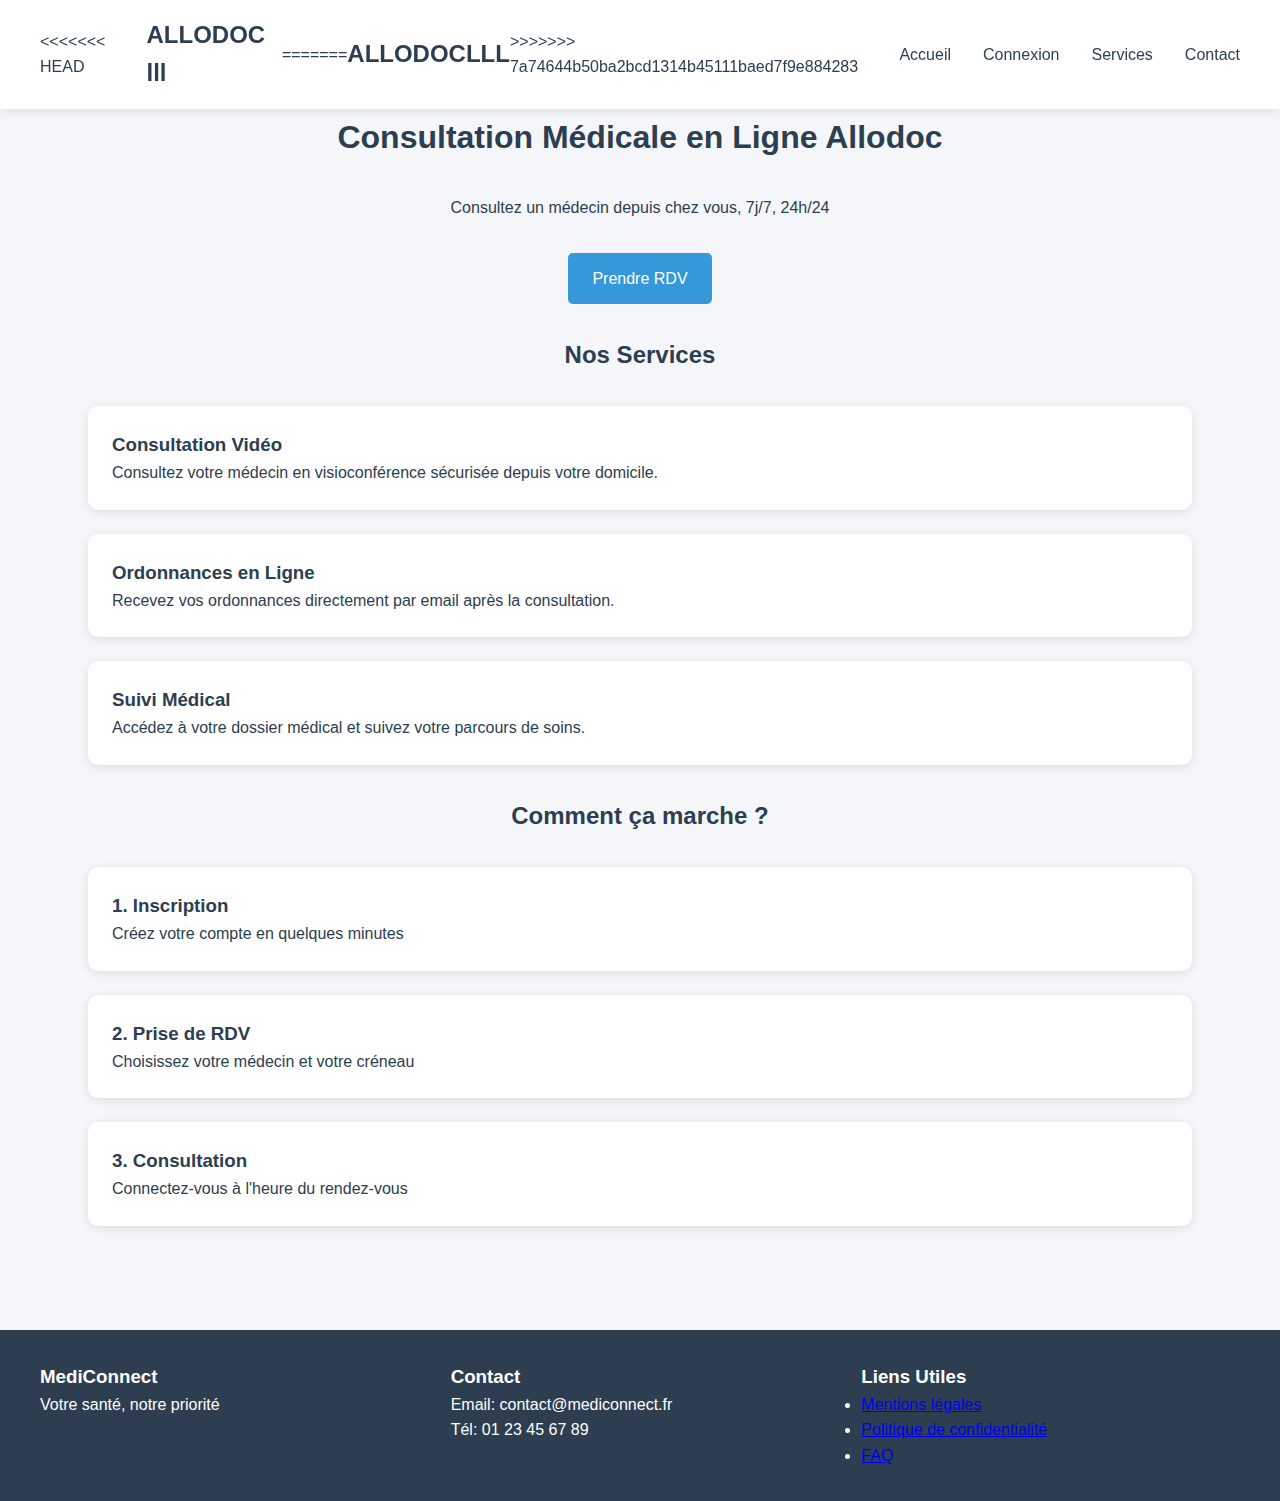
<file: index.html>
<!DOCTYPE html>
<html lang="fr">
<head>
    <meta charset="UTF-8">
    <meta name="viewport" content="width=device-width, initial-scale=1.0">
    <title>MediConnect - Téléconsultation Médicale</title>
    <link rel="stylesheet" href="styles.css">
</head>
<body>
    <header>
        <nav>
<<<<<<< HEAD
            <a href="index.html" class="logo">ALLODOC lll</a>
=======
            <a href="index.html" class="logo">ALLODOCLLL</a>
>>>>>>> 7a74644b50ba2bcd1314b45111baed7f9e884283
            <ul class="nav-links">
                <li><a href="index.html">Accueil</a></li>
                <li><a href="login.html">Connexion</a></li>
                <li><a href="#services">Services</a></li>
                <li><a href="#contact">Contact</a></li>
            </ul>
        </nav>
    </header>

    <main>
        <section class="hero">
            <div class="container text-center">
                <h1>Consultation Médicale en Ligne Allodoc</h1>
                <p class="mt-2">Consultez un médecin depuis chez vous, 7j/7, 24h/24</p>
                <a href="login.html" class="btn btn-primary mt-2">Prendre RDV</a>
            </div>
        </section>

        <section id="services" class="mt-2">
            <h2 class="text-center mb-2">Nos Services</h2>
            <div class="container">
                <div class="grid">
                    <div class="card">
                        <h3>Consultation Vidéo</h3>
                        <p>Consultez votre médecin en visioconférence sécurisée depuis votre domicile.</p>
                    </div>
                    <div class="card">
                        <h3>Ordonnances en Ligne</h3>
                        <p>Recevez vos ordonnances directement par email après la consultation.</p>
                    </div>
                    <div class="card">
                        <h3>Suivi Médical</h3>
                        <p>Accédez à votre dossier médical et suivez votre parcours de soins.</p>
                    </div>
                </div>
            </div>
        </section>

        <section class="how-it-works mt-2">
            <h2 class="text-center mb-2">Comment ça marche ?</h2>
            <div class="container">
                <div class="steps">
                    <div class="card">
                        <h3>1. Inscription</h3>
                        <p>Créez votre compte en quelques minutes</p>
                    </div>
                    <div class="card">
                        <h3>2. Prise de RDV</h3>
                        <p>Choisissez votre médecin et votre créneau</p>
                    </div>
                    <div class="card">
                        <h3>3. Consultation</h3>
                        <p>Connectez-vous à l'heure du rendez-vous</p>
                    </div>
                </div>
            </div>
        </section>
    </main>

    <footer>
        <div class="footer-content">
            <div>
                <h3>MediConnect</h3>
                <p>Votre santé, notre priorité</p>
            </div>
            <div>
                <h3>Contact</h3>
                <p>Email: contact@mediconnect.fr</p>
                <p>Tél: 01 23 45 67 89</p>
            </div>
            <div>
                <h3>Liens Utiles</h3>
                <ul>
                    <li><a href="#">Mentions légales</a></li>
                    <li><a href="#">Politique de confidentialité</a></li>
                    <li><a href="#">FAQ</a></li>
                </ul>
            </div>
        </div>
    </footer>
</body>
</html>
</file>
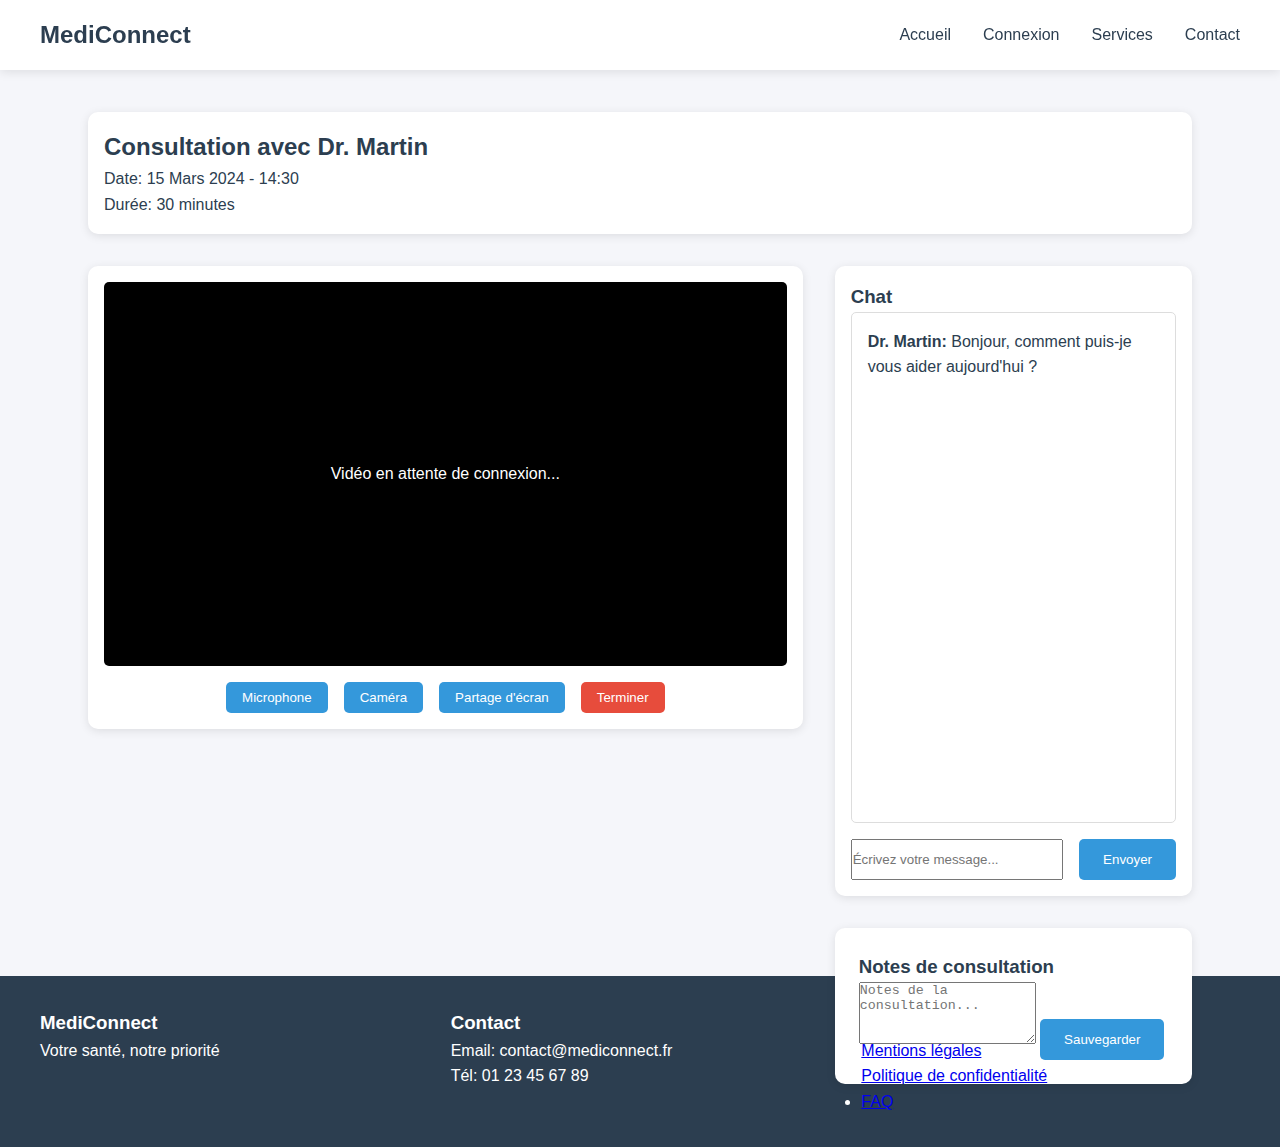
<file: consultation.html>
<!DOCTYPE html>
<html lang="fr">
<head>
    <meta charset="UTF-8">
    <meta name="viewport" content="width=device-width, initial-scale=1.0">
    <title>Consultation - MediConnect</title>
    <link rel="stylesheet" href="styles.css">
    <style>
        .consultation-container {
            display: grid;
            grid-template-columns: 2fr 1fr;
            gap: 2rem;
            margin-top: 2rem;
        }

        .video-container {
            background-color: var(--white);
            border-radius: 10px;
            padding: 1rem;
            box-shadow: var(--shadow);
        }

        .video-main {
            width: 100%;
            aspect-ratio: 16/9;
            background-color: #000;
            border-radius: 5px;
            margin-bottom: 1rem;
        }

        .video-controls {
            display: flex;
            justify-content: center;
            gap: 1rem;
            margin-top: 1rem;
        }

        .chat-container {
            background-color: var(--white);
            border-radius: 10px;
            padding: 1rem;
            box-shadow: var(--shadow);
            height: 100%;
            display: flex;
            flex-direction: column;
        }

        .chat-messages {
            flex-grow: 1;
            overflow-y: auto;
            padding: 1rem;
            border: 1px solid #ddd;
            border-radius: 5px;
            margin-bottom: 1rem;
            min-height: 300px;
        }

        .chat-input {
            display: flex;
            gap: 1rem;
        }

        .chat-input input {
            flex-grow: 1;
        }

        .consultation-info {
            background-color: var(--white);
            border-radius: 10px;
            padding: 1rem;
            box-shadow: var(--shadow);
            margin-bottom: 1rem;
        }

        .control-btn {
            padding: 0.5rem 1rem;
            border-radius: 5px;
            border: none;
            cursor: pointer;
            background-color: var(--secondary-color);
            color: var(--white);
        }

        .control-btn.danger {
            background-color: var(--accent-color);
        }

        @media (max-width: 768px) {
            .consultation-container {
                grid-template-columns: 1fr;
            }
        }
    </style>
</head>
<body>
    <header>
        <nav>
            <a href="index.html" class="logo">MediConnect</a>
            <ul class="nav-links">
                <li><a href="index.html">Accueil</a></li>
                <li><a href="login.html">Connexion</a></li>
                <li><a href="#services">Services</a></li>
                <li><a href="#contact">Contact</a></li>
            </ul>
        </nav>
    </header>

    <main>
        <div class="container">
            <div class="consultation-info">
                <h2>Consultation avec Dr. Martin</h2>
                <p>Date: 15 Mars 2024 - 14:30</p>
                <p>Durée: 30 minutes</p>
            </div>

            <div class="consultation-container">
                <div class="video-section">
                    <div class="video-container">
                        <div class="video-main">
                            <!-- Placeholder pour la vidéo -->
                            <div style="width: 100%; height: 100%; display: flex; align-items: center; justify-content: center; color: var(--white);">
                                Vidéo en attente de connexion...
                            </div>
                        </div>
                        <div class="video-controls">
                            <button class="control-btn">Microphone</button>
                            <button class="control-btn">Caméra</button>
                            <button class="control-btn">Partage d'écran</button>
                            <button class="control-btn danger">Terminer</button>
                        </div>
                    </div>
                </div>

                <div class="chat-section">
                    <div class="chat-container">
                        <h3>Chat</h3>
                        <div class="chat-messages">
                            <div class="message">
                                <p><strong>Dr. Martin:</strong> Bonjour, comment puis-je vous aider aujourd'hui ?</p>
                            </div>
                            <!-- Les messages s'afficheront ici -->
                        </div>
                        <div class="chat-input">
                            <input type="text" placeholder="Écrivez votre message..." class="form-control">
                            <button class="btn btn-primary">Envoyer</button>
                        </div>
                    </div>

                    <div class="consultation-notes card mt-2">
                        <h3>Notes de consultation</h3>
                        <textarea class="form-control" rows="4" placeholder="Notes de la consultation..."></textarea>
                        <button class="btn btn-primary mt-2">Sauvegarder</button>
                    </div>
                </div>
            </div>
        </div>
    </main>

    <footer>
        <div class="footer-content">
            <div>
                <h3>MediConnect</h3>
                <p>Votre santé, notre priorité</p>
            </div>
            <div>
                <h3>Contact</h3>
                <p>Email: contact@mediconnect.fr</p>
                <p>Tél: 01 23 45 67 89</p>
            </div>
            <div>
                <h3>Liens Utiles</h3>
                <ul>
                    <li><a href="#">Mentions légales</a></li>
                    <li><a href="#">Politique de confidentialité</a></li>
                    <li><a href="#">FAQ</a></li>
                </ul>
            </div>
        </div>
    </footer>
</body>
</html>
</file>
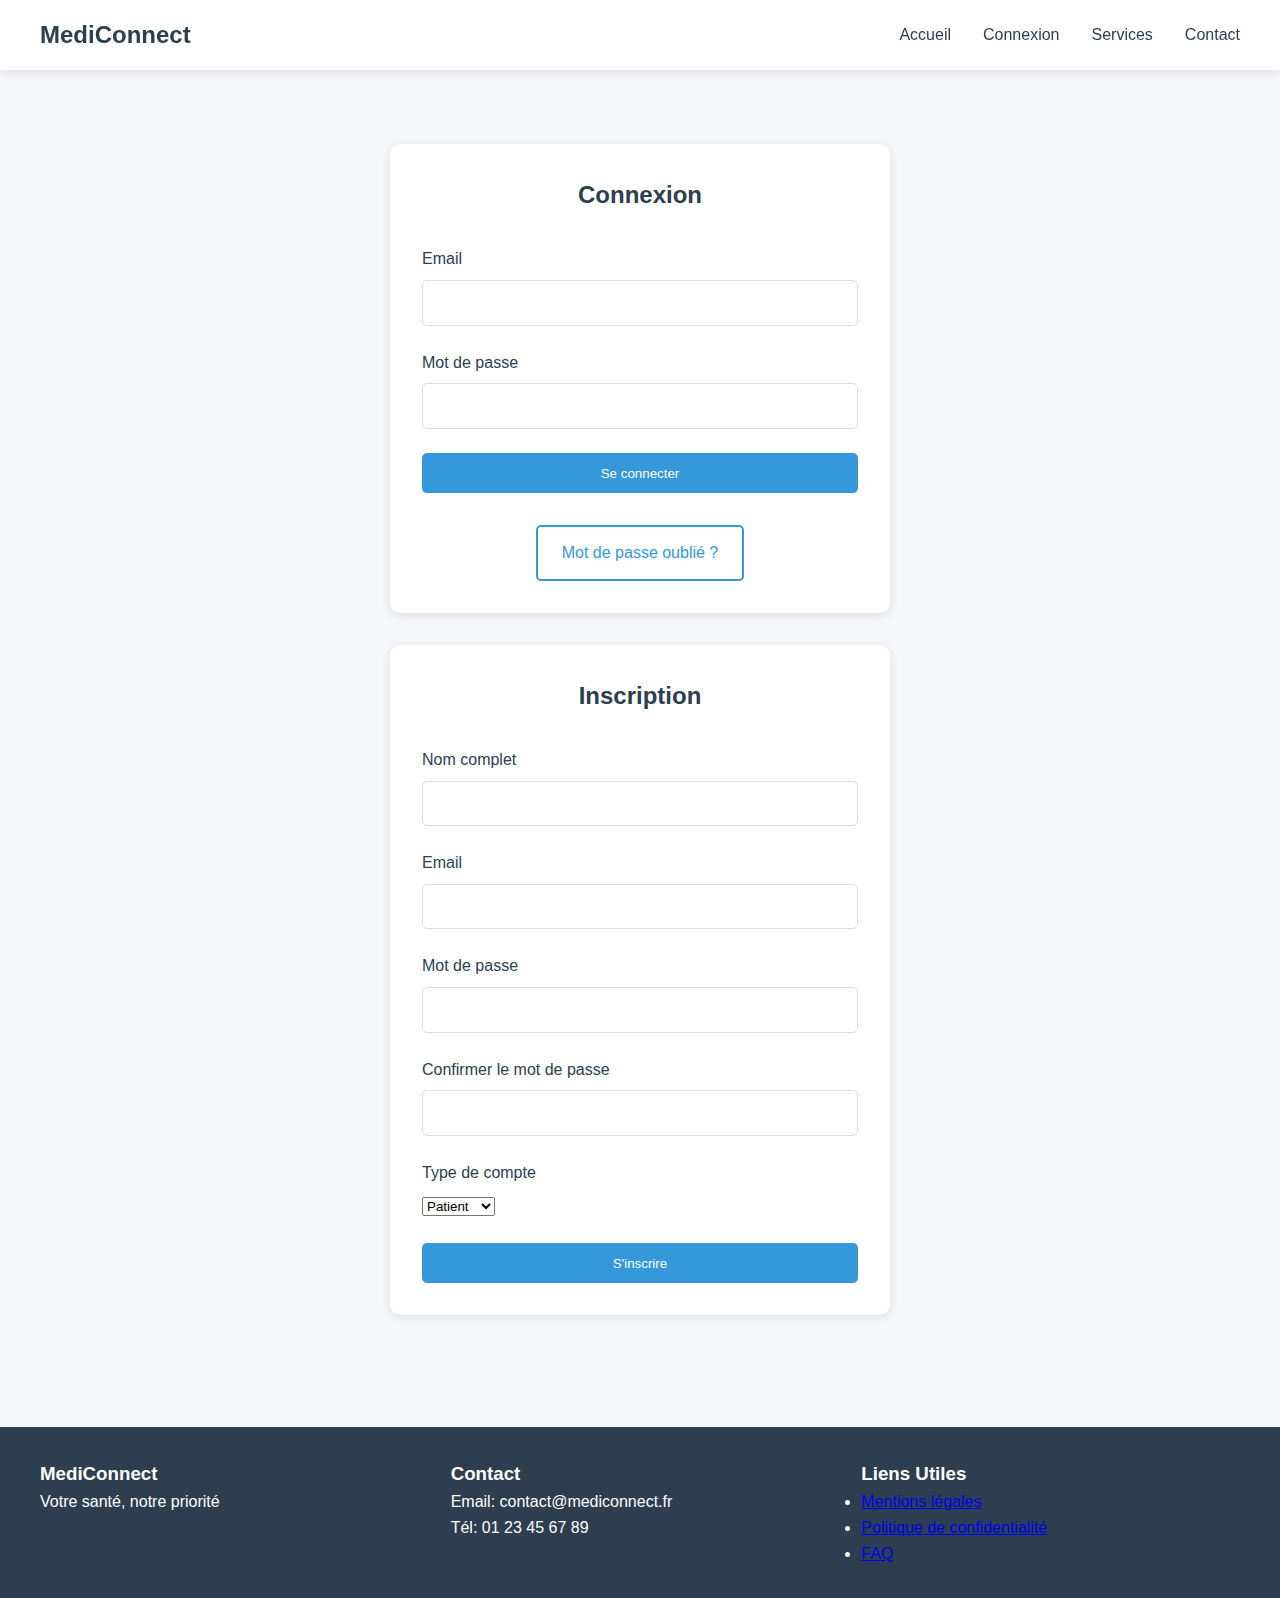
<file: login.html>
<!DOCTYPE html>
<html lang="fr">
<head>
    <meta charset="UTF-8">
    <meta name="viewport" content="width=device-width, initial-scale=1.0">
    <title>Connexion - MediConnect</title>
    <link rel="stylesheet" href="styles.css">
</head>
<body>
    <header>
        <nav>
            <a href="index.html" class="logo">MediConnect</a>
            <ul class="nav-links">
                <li><a href="index.html">Accueil</a></li>
                <li><a href="login.html">Connexion</a></li>
                <li><a href="#services">Services</a></li>
                <li><a href="#contact">Contact</a></li>
            </ul>
        </nav>
    </header>

    <main>
        <div class="container">
            <div class="form-container">
                <h2 class="text-center mb-2">Connexion</h2>
                <form action="#" method="POST">
                    <div class="form-group">
                        <label for="email">Email</label>
                        <input type="email" id="email" name="email" required>
                    </div>
                    <div class="form-group">
                        <label for="password">Mot de passe</label>
                        <input type="password" id="password" name="password" required>
                    </div>
                    <button type="submit" class="btn btn-primary" style="width: 100%;">Se connecter</button>
                </form>
                <p class="text-center mt-2">
                    <a href="#" class="btn btn-secondary">Mot de passe oublié ?</a>
                </p>
            </div>

            <div class="form-container mt-2">
                <h2 class="text-center mb-2">Inscription</h2>
                <form action="#" method="POST">
                    <div class="form-group">
                        <label for="fullname">Nom complet</label>
                        <input type="text" id="fullname" name="fullname" required>
                    </div>
                    <div class="form-group">
                        <label for="register-email">Email</label>
                        <input type="email" id="register-email" name="email" required>
                    </div>
                    <div class="form-group">
                        <label for="register-password">Mot de passe</label>
                        <input type="password" id="register-password" name="password" required>
                    </div>
                    <div class="form-group">
                        <label for="confirm-password">Confirmer le mot de passe</label>
                        <input type="password" id="confirm-password" name="confirm-password" required>
                    </div>
                    <div class="form-group">
                        <label for="user-type">Type de compte</label>
                        <select id="user-type" name="user-type" class="form-control" required>
                            <option value="patient">Patient</option>
                            <option value="doctor">Médecin</option>
                        </select>
                    </div>
                    <button type="submit" class="btn btn-primary" style="width: 100%;">S'inscrire</button>
                </form>
            </div>
        </div>
    </main>

    <footer>
        <div class="footer-content">
            <div>
                <h3>MediConnect</h3>
                <p>Votre santé, notre priorité</p>
            </div>
            <div>
                <h3>Contact</h3>
                <p>Email: contact@mediconnect.fr</p>
                <p>Tél: 01 23 45 67 89</p>
            </div>
            <div>
                <h3>Liens Utiles</h3>
                <ul>
                    <li><a href="#">Mentions légales</a></li>
                    <li><a href="#">Politique de confidentialité</a></li>
                    <li><a href="#">FAQ</a></li>
                </ul>
            </div>
        </div>
    </footer>
</body>
</html>
</file>
<file: styles.css>
/* Variables globales */
:root {
    --primary-color: #2c3e50;
    --secondary-color: #3498db;
    --accent-color: #e74c3c;
    --background-color: #f5f6fa;
    --text-color: #2c3e50;
    --white: #ffffff;
    --shadow: 0 2px 10px rgba(0, 0, 0, 0.1);
}

/* Reset CSS */
* {
    margin: 0;
    padding: 0;
    box-sizing: border-box;
}

body {
    font-family: 'Segoe UI', Tahoma, Geneva, Verdana, sans-serif;
    line-height: 1.6;
    background-color: var(--background-color);
    color: var(--text-color);
}

/* Header */
header {
    background-color: var(--white);
    box-shadow: var(--shadow);
    padding: 1rem 2rem;
    position: fixed;
    width: 100%;
    top: 0;
    z-index: 1000;
}

nav {
    display: flex;
    justify-content: space-between;
    align-items: center;
    max-width: 1200px;
    margin: 0 auto;
}

.logo {
    font-size: 1.5rem;
    font-weight: bold;
    color: var(--primary-color);
    text-decoration: none;
}

.nav-links {
    display: flex;
    gap: 2rem;
    list-style: none;
}

.nav-links a {
    text-decoration: none;
    color: var(--text-color);
    font-weight: 500;
    transition: color 0.3s ease;
}

.nav-links a:hover {
    color: var(--secondary-color);
}

/* Main Content */
main {
    margin-top: 80px;
    padding: 2rem;
    max-width: 1200px;
    margin-left: auto;
    margin-right: auto;
}

/* Buttons */
.btn {
    display: inline-block;
    padding: 0.8rem 1.5rem;
    border-radius: 5px;
    text-decoration: none;
    font-weight: 500;
    cursor: pointer;
    transition: all 0.3s ease;
    border: none;
}

.btn-primary {
    background-color: var(--secondary-color);
    color: var(--white);
}

.btn-primary:hover {
    background-color: #2980b9;
}

.btn-secondary {
    background-color: var(--white);
    color: var(--secondary-color);
    border: 2px solid var(--secondary-color);
}

.btn-secondary:hover {
    background-color: var(--secondary-color);
    color: var(--white);
}

/* Forms */
.form-container {
    background-color: var(--white);
    padding: 2rem;
    border-radius: 10px;
    box-shadow: var(--shadow);
    max-width: 500px;
    margin: 2rem auto;
}

.form-group {
    margin-bottom: 1.5rem;
}

.form-group label {
    display: block;
    margin-bottom: 0.5rem;
    font-weight: 500;
}

.form-group input {
    width: 100%;
    padding: 0.8rem;
    border: 1px solid #ddd;
    border-radius: 5px;
    font-size: 1rem;
}

.form-group input:focus {
    outline: none;
    border-color: var(--secondary-color);
}

/* Cards */
.card {
    background-color: var(--white);
    border-radius: 10px;
    box-shadow: var(--shadow);
    padding: 1.5rem;
    margin-bottom: 1.5rem;
}

/* Footer */
footer {
    background-color: var(--primary-color);
    color: var(--white);
    padding: 2rem;
    margin-top: 3rem;
}

.footer-content {
    max-width: 1200px;
    margin: 0 auto;
    display: grid;
    grid-template-columns: repeat(auto-fit, minmax(250px, 1fr));
    gap: 2rem;
}

/* Responsive Design */
@media (max-width: 768px) {
    .nav-links {
        display: none;
    }
    
    main {
        padding: 1rem;
    }
    
    .form-container {
        margin: 1rem;
    }
}

/* Utility Classes */
.text-center {
    text-align: center;
}

.mt-2 {
    margin-top: 2rem;
}

.mb-2 {
    margin-bottom: 2rem;
}

.container {
    max-width: 1200px;
    margin: 0 auto;
    padding: 0 1rem;
}
</file>
